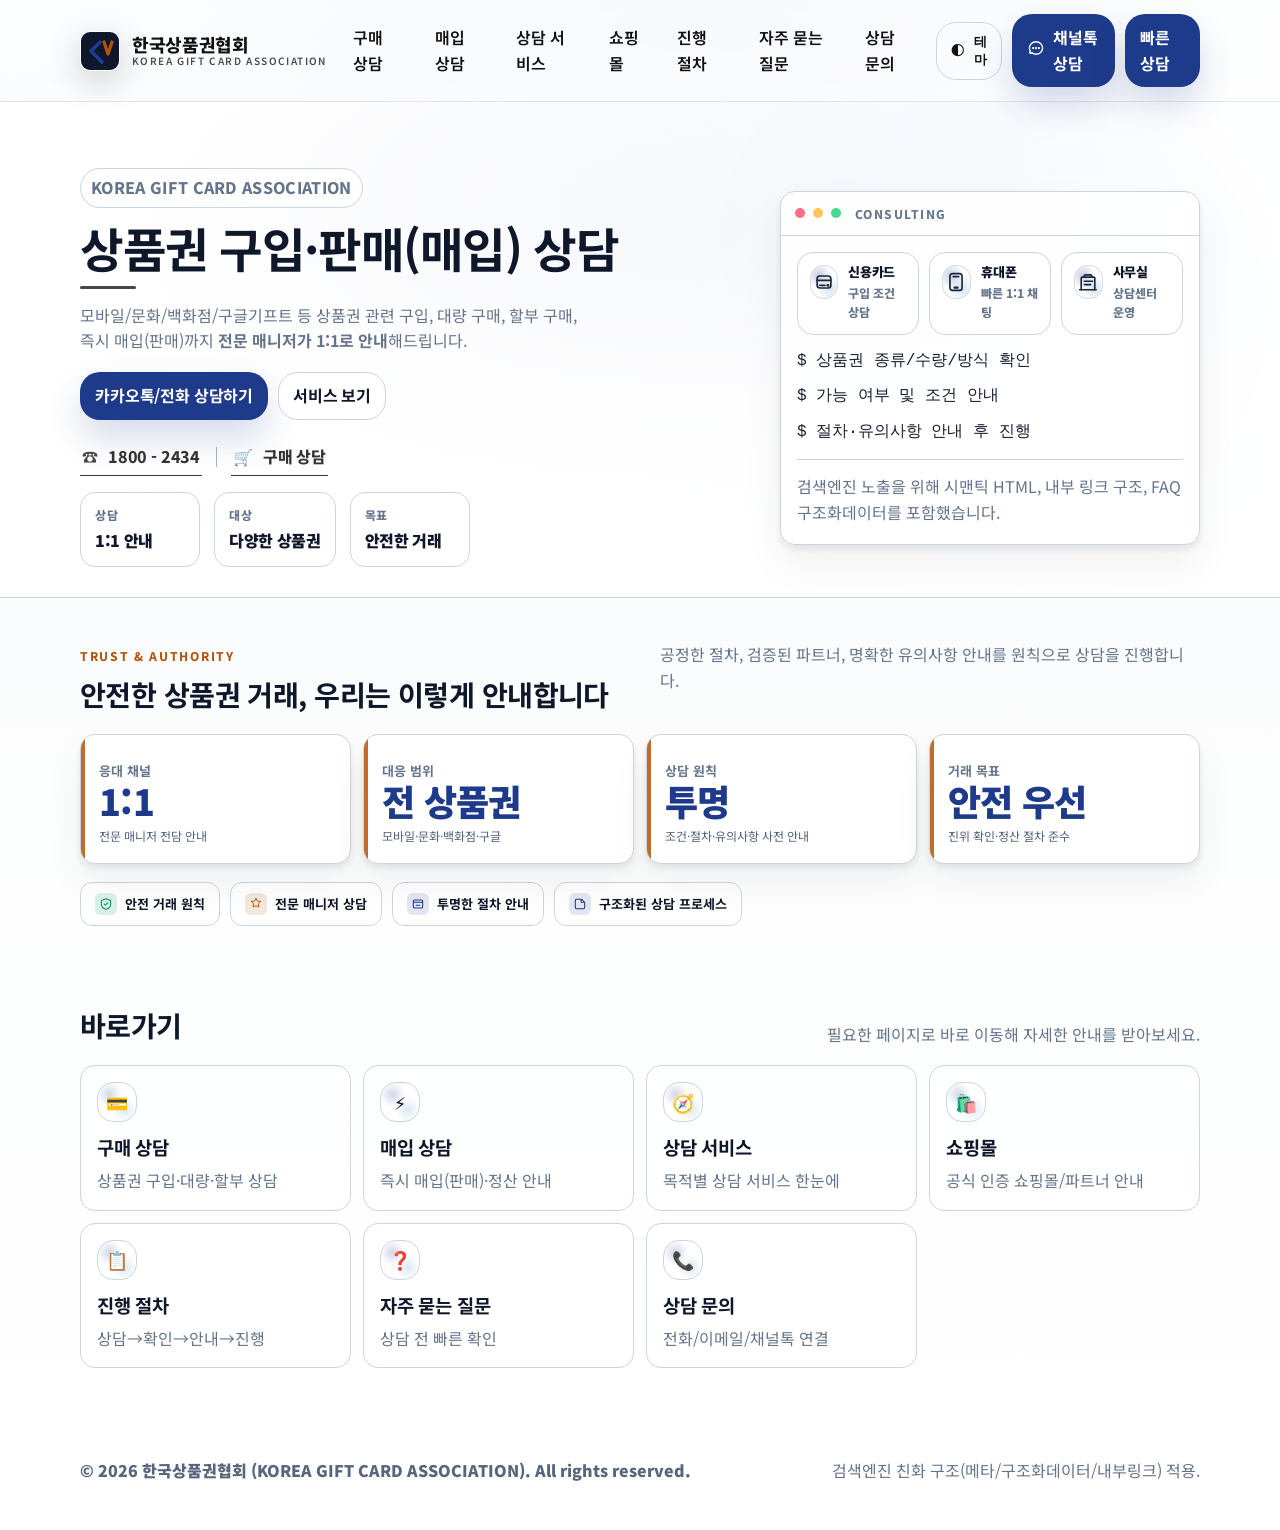
<file: index.html>
<!doctype html>
<html lang="ko">
  <head>
    <meta charset="UTF-8" />
    <meta name="viewport" content="width=device-width,initial-scale=1" />
    <meta
      name="description"
      content="상품권 구입·판매(매입) 전문 상담. 모바일/문화/백화점/구글기프트 등 상품권 관련 문의를 1:1로 안내해드립니다."
    />
    <meta name="robots" content="index,follow,max-image-preview:large,max-snippet:-1,max-video-preview:-1" />
    <meta name="theme-color" content="#0b1220" />
    <link rel="canonical" href="https://example.com/" />

    <meta property="og:type" content="website" />
    <meta property="og:site_name" content="한국상품권협회" />
    <meta property="og:title" content="상품권 구입·판매(매입) 전문 상담 | 한국상품권협회" />
    <meta
      property="og:description"
      content="상품권 구입, 할부/대량 구매, 즉시 매입(판매) 상담을 안전하게 안내합니다. 카카오톡/전화로 빠른 상담."
    />
    <meta property="og:url" content="https://example.com/" />
    <meta property="og:image" content="https://example.com/og-image.svg" />

    <meta name="twitter:card" content="summary_large_image" />
    <meta name="twitter:title" content="상품권 구입·판매(매입) 전문 상담 | 한국상품권협회" />
    <meta
      name="twitter:description"
      content="상품권 구입, 할부/대량 구매, 즉시 매입(판매) 상담을 안전하게 안내합니다."
    />
    <meta name="twitter:image" content="https://example.com/og-image.svg" />

    <title>상품권 구입·판매(매입) 전문 상담 | 한국상품권협회</title>
    <link rel="icon" href="./favicon.svg" type="image/svg+xml" />
    <link rel="stylesheet" href="./styles.css" />
    <script type="application/ld+json" id="schemaOrg">
      {
        "@context": "https://schema.org",
        "@graph": [
          {
            "@type": "WebSite",
            "@id": "https://example.com/#website",
            "url": "https://example.com/",
            "name": "한국상품권협회",
            "inLanguage": "ko-KR"
          },
          {
            "@type": "Organization",
            "@id": "https://example.com/#org",
            "name": "한국상품권협회",
            "alternateName": "KOREA GIFT CARD ASSOCIATION",
            "url": "https://example.com/",
            "logo": "https://example.com/favicon.svg",
            "sameAs": [],
            "contactPoint": [
              {
                "@type": "ContactPoint",
                "contactType": "customer support",
                "availableLanguage": ["Korean"],
                "telephone": "+82-10-0000-0000"
              }
            ]
          }
        ]
      }
    </script>
  </head>
  <body>
    <a class="skip" href="#main">본문 바로가기</a>

    <header class="topbar topbar--over-hero" id="top">
      <div class="container topbar__inner">
        <a class="brand" href="./index.html" aria-label="한국상품권협회 홈으로">
          <img class="brand__logo" src="./assets/logo.svg" alt="" width="40" height="40" />
          <span class="brand__lockup">
            <span class="brand__name">한국상품권협회</span>
            <span class="brand__sub">KOREA GIFT CARD ASSOCIATION</span>
          </span>
        </a>

        <nav class="nav" aria-label="주요 메뉴">
          <a class="nav__link" href="./buy.html">구매 상담</a>
          <a class="nav__link" href="./sell.html">매입 상담</a>
          <a class="nav__link" href="./services.html">상담 서비스</a>
          <a class="nav__link" href="./shopping.html">쇼핑몰</a>
          <a class="nav__link" href="./process.html">진행 절차</a>
          <a class="nav__link" href="./faq.html">자주 묻는 질문</a>
          <a class="nav__link" href="./contact.html">상담 문의</a>
        </nav>

        <div class="topbar__actions">
          <button class="btn btn--ghost" type="button" id="themeToggle" aria-label="테마 전환">
            <span class="btn__icon" aria-hidden="true">◐</span>
            <span class="btn__text">테마</span>
          </button>
          <a class="btn btn--primary btn--chat" href="https://koreagiftcard.channel.io/home" target="_blank" rel="noopener noreferrer">
            <span class="btn__icon" aria-hidden="true">
              <svg viewBox="0 0 24 24" width="18" height="18" fill="none" xmlns="http://www.w3.org/2000/svg">
                <path
                  d="M7 18.2 4.8 19a.9.9 0 0 1-1.2-1.1l.7-2.3A8.4 8.4 0 0 1 3.2 12c0-4.6 4-8.3 8.8-8.3S20.8 7.4 20.8 12s-4 8.3-8.8 8.3c-1.8 0-3.5-.5-5-1.4Z"
                  stroke="currentColor"
                  stroke-width="1.8"
                  stroke-linejoin="round"
                />
                <path d="M8.2 12h.1" stroke="currentColor" stroke-width="3" stroke-linecap="round" />
                <path d="M12 12h.1" stroke="currentColor" stroke-width="3" stroke-linecap="round" />
                <path d="M15.8 12h.1" stroke="currentColor" stroke-width="3" stroke-linecap="round" />
              </svg>
            </span>
            <span class="btn__text">채널톡 상담</span>
          </a>
          <a class="btn btn--primary" href="./contact.html">빠른 상담</a>
        </div>
      </div>
    </header>

    <main id="main">
      <section class="hero" id="hero">
        <div class="container hero__inner">
          <div class="hero__copy">
            <p class="badge">KOREA GIFT CARD ASSOCIATION</p>
            <h1 class="hero__title">상품권 구입·판매(매입) 상담</h1>
            <div class="hero__rule" aria-hidden="true"></div>
            <p class="hero__desc">
              모바일/문화/백화점/구글기프트 등 상품권 관련 구입, 대량 구매, 할부 구매, 즉시 매입(판매)까지
              <strong>전문 매니저가 1:1로 안내</strong>해드립니다.
            </p>

            <div class="hero__cta">
              <a class="btn btn--primary" href="./contact.html">카카오톡/전화 상담하기</a>
              <a class="btn btn--secondary" href="./services.html">서비스 보기</a>
            </div>

            <div class="hero__meta" aria-label="연락처">
              <a class="metaLink" href="tel:+8218002434">
                <span class="metaLink__icon" aria-hidden="true">☎</span>
                <span class="metaLink__text">1800 - 2434</span>
              </a>
              <span class="metaSep" aria-hidden="true"></span>
              <a class="metaLink" href="./buy.html">
                <span class="metaLink__icon" aria-hidden="true">🛒</span>
                <span class="metaLink__text">구매 상담</span>
              </a>
            </div>

            <dl class="stats" aria-label="핵심 지표">
              <div class="stats__item">
                <dt class="stats__label">상담</dt>
                <dd class="stats__value">1:1 안내</dd>
              </div>
              <div class="stats__item">
                <dt class="stats__label">대상</dt>
                <dd class="stats__value">다양한 상품권</dd>
              </div>
              <div class="stats__item">
                <dt class="stats__label">목표</dt>
                <dd class="stats__value">안전한 거래</dd>
              </div>
            </dl>
          </div>

          <div class="hero__card" aria-label="상담 안내 카드">
            <div class="card">
              <div class="card__header">
                <div class="card__dot card__dot--red" aria-hidden="true"></div>
                <div class="card__dot card__dot--yellow" aria-hidden="true"></div>
                <div class="card__dot card__dot--green" aria-hidden="true"></div>
                <span class="card__title">consulting</span>
              </div>
              <div class="card__body">
                <div class="iconcards" aria-label="상담 채널 및 환경">
                  <div class="iconcard">
                    <div class="iconcard__icon" aria-hidden="true">
                      <svg viewBox="0 0 24 24" width="22" height="22" fill="none" xmlns="http://www.w3.org/2000/svg">
                        <path
                          d="M4.5 8.5c0-1.66 1.34-3 3-3h9c1.66 0 3 1.34 3 3v7c0 1.66-1.34 3-3 3h-9c-1.66 0-3-1.34-3-3v-7Z"
                          stroke="currentColor"
                          stroke-width="1.8"
                        />
                        <path d="M4.6 10.2h14.8" stroke="currentColor" stroke-width="1.8" stroke-linecap="round" />
                        <path
                          d="M7.2 15.6h5.8"
                          stroke="currentColor"
                          stroke-width="1.8"
                          stroke-linecap="round"
                        />
                        <path d="M16.2 15.6h.1" stroke="currentColor" stroke-width="3" stroke-linecap="round" />
                      </svg>
                    </div>
                    <div class="iconcard__text">
                      <div class="iconcard__title">신용카드</div>
                      <div class="iconcard__desc">구입 조건 상담</div>
                    </div>
                  </div>
                  <div class="iconcard">
                    <div class="iconcard__icon" aria-hidden="true">
                      <svg viewBox="0 0 24 24" width="22" height="22" fill="none" xmlns="http://www.w3.org/2000/svg">
                        <path
                          d="M8 2.9h8A2.6 2.6 0 0 1 18.6 5.5v13A2.6 2.6 0 0 1 16 21.1H8A2.6 2.6 0 0 1 5.4 18.5v-13A2.6 2.6 0 0 1 8 2.9Z"
                          stroke="currentColor"
                          stroke-width="1.8"
                        />
                        <path d="M9 6.2h6" stroke="currentColor" stroke-width="1.8" stroke-linecap="round" />
                        <path d="M10.3 18.2h3.4" stroke="currentColor" stroke-width="2.4" stroke-linecap="round" />
                      </svg>
                    </div>
                    <div class="iconcard__text">
                      <div class="iconcard__title">휴대폰</div>
                      <div class="iconcard__desc">빠른 1:1 채팅</div>
                    </div>
                  </div>
                  <div class="iconcard">
                    <div class="iconcard__icon" aria-hidden="true">
                      <svg viewBox="0 0 24 24" width="22" height="22" fill="none" xmlns="http://www.w3.org/2000/svg">
                        <path
                          d="M4.6 20.4V7.6c0-.6.4-1 1-1h12.8c.6 0 1 .4 1 1v12.8"
                          stroke="currentColor"
                          stroke-width="1.8"
                          stroke-linecap="round"
                        />
                        <path
                          d="M8 6.6V5.2c0-.6.4-1 1-1h6c.6 0 1 .4 1 1v1.4"
                          stroke="currentColor"
                          stroke-width="1.8"
                          stroke-linecap="round"
                        />
                        <path d="M3 20.4h18" stroke="currentColor" stroke-width="1.8" stroke-linecap="round" />
                        <path d="M8 11.2h9" stroke="currentColor" stroke-width="1.8" stroke-linecap="round" />
                        <path d="M8 14.8h7" stroke="currentColor" stroke-width="1.8" stroke-linecap="round" />
                      </svg>
                    </div>
                    <div class="iconcard__text">
                      <div class="iconcard__title">사무실</div>
                      <div class="iconcard__desc">상담센터 운영</div>
                    </div>
                  </div>
                </div>

                <p class="mono">$ 상품권 종류/수량/방식 확인</p>
                <p class="mono">$ 가능 여부 및 조건 안내</p>
                <p class="mono">$ 절차·유의사항 안내 후 진행</p>
                <div class="divider"></div>
                <p class="card__note">
                  검색엔진 노출을 위해 시맨틱 HTML, 내부 링크 구조, FAQ 구조화데이터를 포함했습니다.
                </p>
              </div>
            </div>
          </div>
        </div>

        <div class="hero__glow" aria-hidden="true"></div>
      </section>

      <section class="trust" aria-label="신뢰 지표">
        <div class="container">
          <div class="trust__head">
            <div>
              <p class="trust__eyebrow">Trust &amp; Authority</p>
              <h2 class="trust__title">안전한 상품권 거래, 우리는 이렇게 안내합니다</h2>
            </div>
            <p class="trust__desc">
              공정한 절차, 검증된 파트너, 명확한 유의사항 안내를 원칙으로 상담을 진행합니다.
            </p>
          </div>

          <dl class="metrics" aria-label="상담 지표">
            <div class="metric">
              <dt class="metric__label">응대 채널</dt>
              <dd class="metric__value">1:1</dd>
              <p class="metric__caption">전문 매니저 전담 안내</p>
            </div>
            <div class="metric">
              <dt class="metric__label">대응 범위</dt>
              <dd class="metric__value">전 상품권</dd>
              <p class="metric__caption">모바일·문화·백화점·구글</p>
            </div>
            <div class="metric">
              <dt class="metric__label">상담 원칙</dt>
              <dd class="metric__value">투명</dd>
              <p class="metric__caption">조건·절차·유의사항 사전 안내</p>
            </div>
            <div class="metric">
              <dt class="metric__label">거래 목표</dt>
              <dd class="metric__value">안전 우선</dd>
              <p class="metric__caption">진위 확인·정산 절차 준수</p>
            </div>
          </dl>

          <div class="badges" aria-label="신뢰 배지">
            <span class="trustBadge trustBadge--security">
              <span class="trustBadge__icon" aria-hidden="true">
                <svg width="14" height="14" viewBox="0 0 24 24" fill="none" xmlns="http://www.w3.org/2000/svg">
                  <path d="M12 3l8 3v6c0 5-3.5 8-8 9-4.5-1-8-4-8-9V6l8-3z" stroke="currentColor" stroke-width="1.8" stroke-linejoin="round"/>
                  <path d="M9 12l2 2 4-4" stroke="currentColor" stroke-width="1.8" stroke-linecap="round" stroke-linejoin="round"/>
                </svg>
              </span>
              안전 거래 원칙
            </span>
            <span class="trustBadge trustBadge--gold">
              <span class="trustBadge__icon" aria-hidden="true">
                <svg width="14" height="14" viewBox="0 0 24 24" fill="none" xmlns="http://www.w3.org/2000/svg">
                  <path d="M12 2l2.4 5 5.6.8-4 3.9.9 5.5L12 14.8 7.1 17.2 8 11.7 4 7.8l5.6-.8L12 2z" stroke="currentColor" stroke-width="1.6" stroke-linejoin="round"/>
                </svg>
              </span>
              전문 매니저 상담
            </span>
            <span class="trustBadge">
              <span class="trustBadge__icon" aria-hidden="true">
                <svg width="14" height="14" viewBox="0 0 24 24" fill="none" xmlns="http://www.w3.org/2000/svg">
                  <rect x="4" y="5" width="16" height="14" rx="2" stroke="currentColor" stroke-width="1.8"/>
                  <path d="M4 9h16" stroke="currentColor" stroke-width="1.8"/>
                  <path d="M9 14h6" stroke="currentColor" stroke-width="1.8" stroke-linecap="round"/>
                </svg>
              </span>
              투명한 절차 안내
            </span>
            <span class="trustBadge">
              <span class="trustBadge__icon" aria-hidden="true">
                <svg width="14" height="14" viewBox="0 0 24 24" fill="none" xmlns="http://www.w3.org/2000/svg">
                  <path d="M4 6a2 2 0 0 1 2-2h9l5 5v9a2 2 0 0 1-2 2H6a2 2 0 0 1-2-2V6z" stroke="currentColor" stroke-width="1.8" stroke-linejoin="round"/>
                  <path d="M14 4v5h5" stroke="currentColor" stroke-width="1.8" stroke-linejoin="round"/>
                </svg>
              </span>
              구조화된 상담 프로세스
            </span>
          </div>
        </div>
      </section>

      <section class="section">
        <div class="container">
          <div class="section__head">
            <h2 class="section__title">바로가기</h2>
            <p class="section__desc">필요한 페이지로 바로 이동해 자세한 안내를 받아보세요.</p>
          </div>

          <div class="grid">
            <a class="feature" href="./buy.html">
              <div class="feature__icon" aria-hidden="true">💳</div>
              <h3 class="feature__title">구매 상담</h3>
              <p class="feature__desc">상품권 구입·대량·할부 상담</p>
            </a>
            <a class="feature" href="./sell.html">
              <div class="feature__icon" aria-hidden="true">⚡</div>
              <h3 class="feature__title">매입 상담</h3>
              <p class="feature__desc">즉시 매입(판매)·정산 안내</p>
            </a>
            <a class="feature" href="./services.html">
              <div class="feature__icon" aria-hidden="true">🧭</div>
              <h3 class="feature__title">상담 서비스</h3>
              <p class="feature__desc">목적별 상담 서비스 한눈에</p>
            </a>
            <a class="feature" href="./shopping.html">
              <div class="feature__icon" aria-hidden="true">🛍️</div>
              <h3 class="feature__title">쇼핑몰</h3>
              <p class="feature__desc">공식 인증 쇼핑몰/파트너 안내</p>
            </a>
            <a class="feature" href="./process.html">
              <div class="feature__icon" aria-hidden="true">📋</div>
              <h3 class="feature__title">진행 절차</h3>
              <p class="feature__desc">상담→확인→안내→진행</p>
            </a>
            <a class="feature" href="./faq.html">
              <div class="feature__icon" aria-hidden="true">❓</div>
              <h3 class="feature__title">자주 묻는 질문</h3>
              <p class="feature__desc">상담 전 빠른 확인</p>
            </a>
            <a class="feature" href="./contact.html">
              <div class="feature__icon" aria-hidden="true">📞</div>
              <h3 class="feature__title">상담 문의</h3>
              <p class="feature__desc">전화/이메일/채널톡 연결</p>
            </a>
          </div>
        </div>
      </section>
    </main>

    <footer class="footer">
      <div class="container footer__inner">
        <p class="footer__text">© <span id="year"></span> 한국상품권협회 (KOREA GIFT CARD ASSOCIATION). All rights reserved.</p>
        <p class="footer__sub">검색엔진 친화 구조(메타/구조화데이터/내부링크) 적용.</p>
      </div>
    </footer>

    <script src="./script.js"></script>
  </body>
</html>
</file>
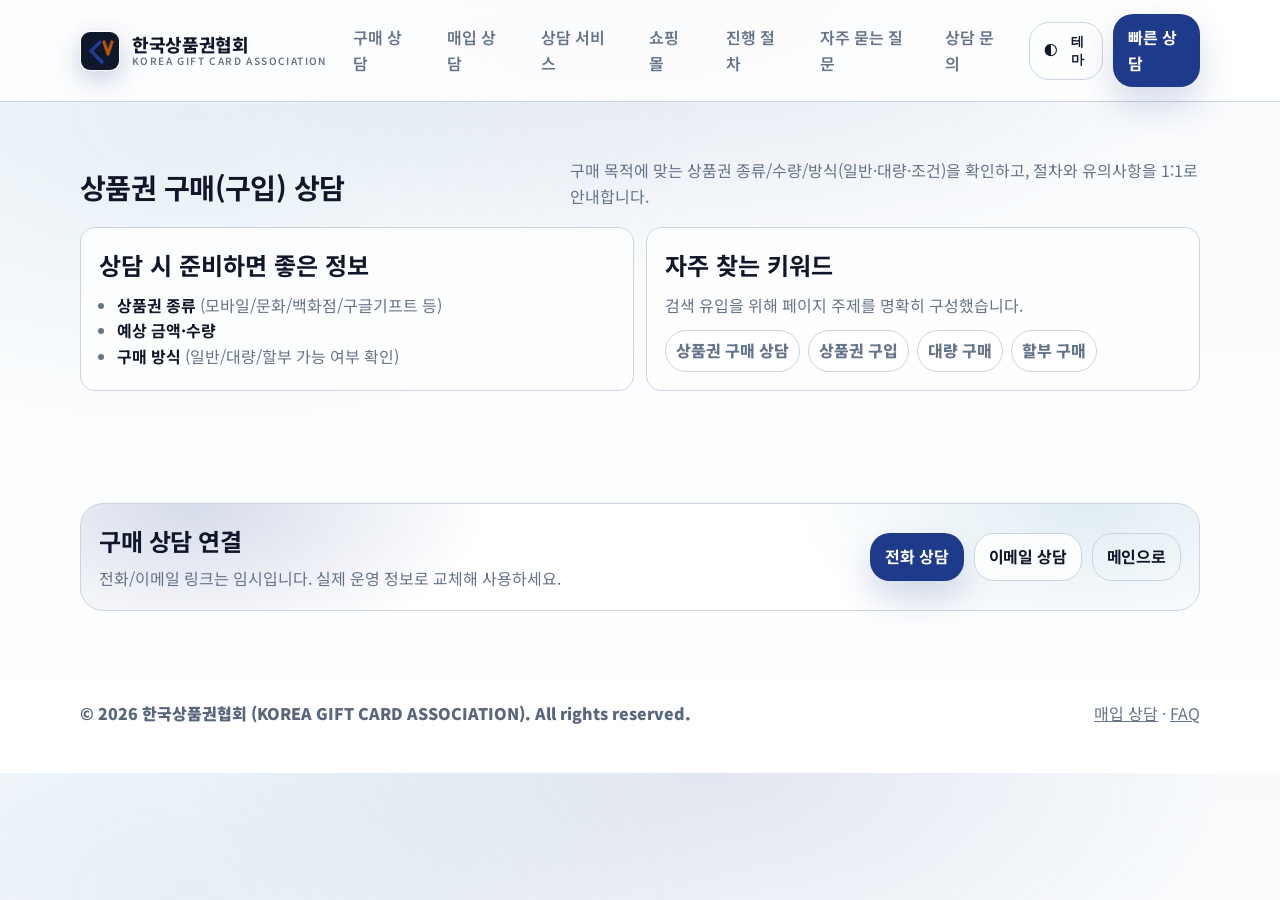
<file: buy.html>
<!doctype html>
<html lang="ko">
  <head>
    <meta charset="UTF-8" />
    <meta name="viewport" content="width=device-width,initial-scale=1" />
    <meta
      name="description"
      content="상품권 구매(구입) 상담. 모바일/문화/백화점/구글기프트 등 상품권 구매 목적과 조건에 맞춰 1:1로 안내해드립니다."
    />
    <meta name="robots" content="index,follow" />
    <meta name="theme-color" content="#0b1220" />
    <link rel="canonical" href="https://example.com/buy.html" />
    <title>상품권 구매(구입) 상담 | 한국상품권협회</title>
    <link rel="icon" href="./favicon.svg" type="image/svg+xml" />
    <link rel="stylesheet" href="./styles.css" />
  </head>
  <body>
    <a class="skip" href="#main">본문 바로가기</a>

    <header class="topbar">
      <div class="container topbar__inner">
        <a class="brand" href="./index.html" aria-label="한국상품권협회 홈으로">
          <img class="brand__logo" src="./assets/logo.svg" alt="" width="40" height="40" />
          <span class="brand__lockup">
            <span class="brand__name">한국상품권협회</span>
            <span class="brand__sub">KOREA GIFT CARD ASSOCIATION</span>
          </span>
        </a>
        <nav class="nav" aria-label="주요 메뉴">
          <a class="nav__link" href="./buy.html" aria-current="page">구매 상담</a>
          <a class="nav__link" href="./sell.html">매입 상담</a>
          <a class="nav__link" href="./services.html">상담 서비스</a>
          <a class="nav__link" href="./shopping.html">쇼핑몰</a>
          <a class="nav__link" href="./process.html">진행 절차</a>
          <a class="nav__link" href="./faq.html">자주 묻는 질문</a>
          <a class="nav__link" href="./contact.html">상담 문의</a>
        </nav>
        <div class="topbar__actions">
          <button class="btn btn--ghost" type="button" id="themeToggle" aria-label="테마 전환">
            <span class="btn__icon" aria-hidden="true">◐</span>
            <span class="btn__text">테마</span>
          </button>
          <a class="btn btn--primary" href="./contact.html">빠른 상담</a>
        </div>
      </div>
    </header>

    <main id="main">
      <section class="section">
        <div class="container">
          <div class="section__head">
            <h1 class="section__title">상품권 구매(구입) 상담</h1>
            <p class="section__desc">
              구매 목적에 맞는 상품권 종류/수량/방식(일반·대량·조건)을 확인하고, 절차와 유의사항을 1:1로 안내합니다.
            </p>
          </div>

          <div class="showcase">
            <div class="showcase__panel">
              <h2 class="showcase__title">상담 시 준비하면 좋은 정보</h2>
              <ul class="list">
                <li><strong>상품권 종류</strong> (모바일/문화/백화점/구글기프트 등)</li>
                <li><strong>예상 금액·수량</strong></li>
                <li><strong>구매 방식</strong> (일반/대량/할부 가능 여부 확인)</li>
              </ul>
            </div>
            <div class="showcase__panel">
              <h2 class="showcase__title">자주 찾는 키워드</h2>
              <p class="showcase__desc">검색 유입을 위해 페이지 주제를 명확히 구성했습니다.</p>
              <div class="pillrow" aria-label="키워드">
                <span class="pill">상품권 구매 상담</span>
                <span class="pill">상품권 구입</span>
                <span class="pill">대량 구매</span>
                <span class="pill">할부 구매</span>
              </div>
            </div>
          </div>
        </div>
      </section>

      <section class="section" id="contact">
        <div class="container">
          <div class="cta">
            <div class="cta__copy">
              <h2 class="cta__title">구매 상담 연결</h2>
              <p class="cta__desc">전화/이메일 링크는 임시입니다. 실제 운영 정보로 교체해 사용하세요.</p>
            </div>
            <div class="cta__actions">
              <a class="btn btn--primary" href="tel:+821000000000">전화 상담</a>
              <a class="btn btn--secondary" href="mailto:hello@example.com?subject=%EC%83%81%ED%92%88%EA%B6%8C%20%EA%B5%AC%EB%A7%A4%20%EC%83%81%EB%8B%B4%20%EB%AC%B8%EC%9D%98">
                이메일 상담
              </a>
              <a class="btn btn--ghost" href="./index.html">메인으로</a>
            </div>
          </div>
        </div>
      </section>
    </main>

    <footer class="footer">
      <div class="container footer__inner">
        <p class="footer__text">© <span id="year"></span> 한국상품권협회 (KOREA GIFT CARD ASSOCIATION). All rights reserved.</p>
        <p class="footer__sub"><a href="./sell.html">매입 상담</a> · <a href="./faq.html">FAQ</a></p>
      </div>
    </footer>

    <script src="./script.js"></script>
  </body>
</html>
</file>
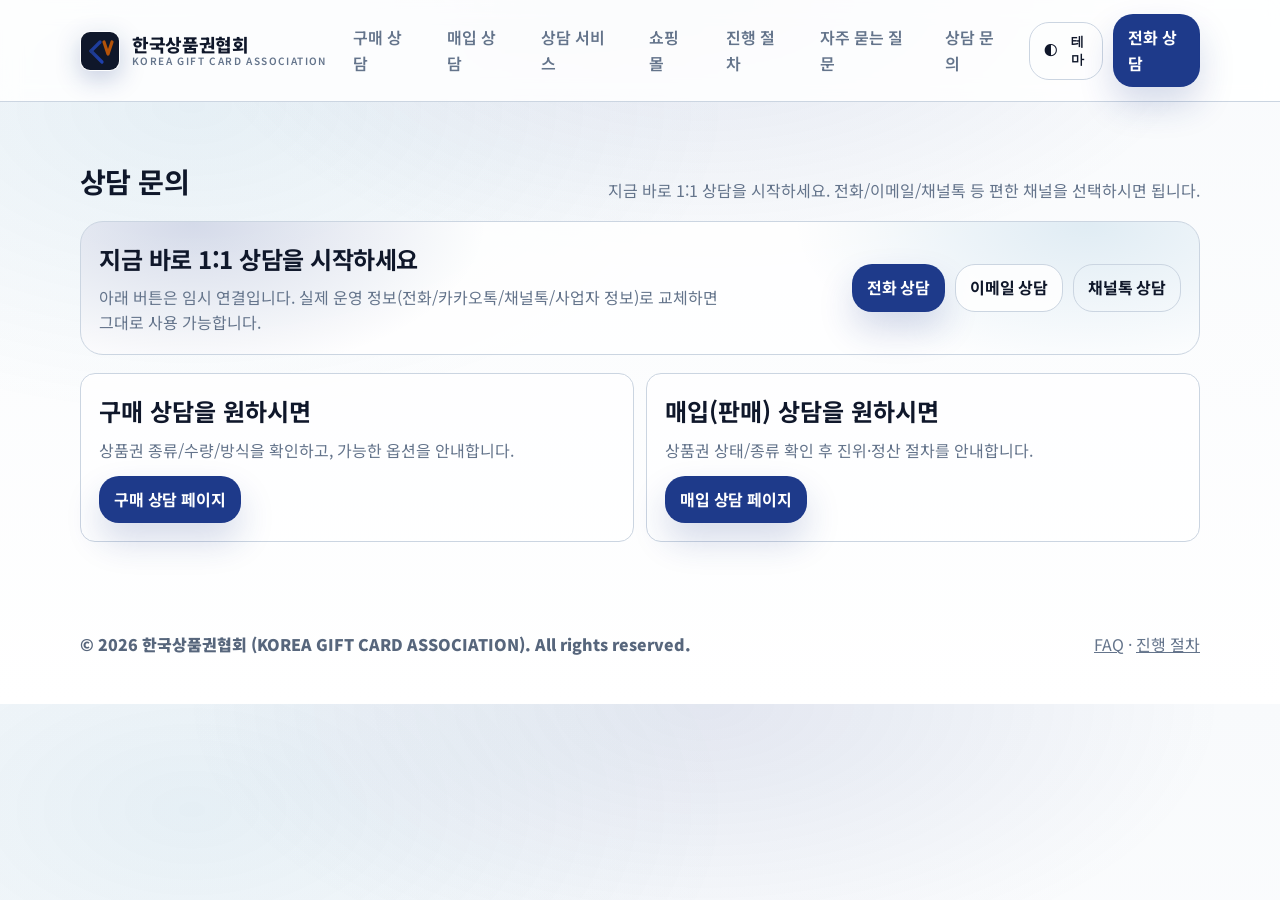
<file: contact.html>
<!doctype html>
<html lang="ko">
  <head>
    <meta charset="UTF-8" />
    <meta name="viewport" content="width=device-width,initial-scale=1" />
    <meta
      name="description"
      content="한국상품권협회 상담 문의 페이지. 전화/이메일/채널톡으로 1:1 상품권 구입·판매(매입) 상담을 시작하세요."
    />
    <meta name="robots" content="index,follow" />
    <meta name="theme-color" content="#0b1220" />
    <link rel="canonical" href="https://example.com/contact.html" />
    <title>상담 문의 | 한국상품권협회</title>
    <link rel="icon" href="./favicon.svg" type="image/svg+xml" />
    <link rel="stylesheet" href="./styles.css" />
  </head>
  <body>
    <a class="skip" href="#main">본문 바로가기</a>

    <header class="topbar">
      <div class="container topbar__inner">
        <a class="brand" href="./index.html" aria-label="한국상품권협회 홈으로">
          <img class="brand__logo" src="./assets/logo.svg" alt="" width="40" height="40" />
          <span class="brand__lockup">
            <span class="brand__name">한국상품권협회</span>
            <span class="brand__sub">KOREA GIFT CARD ASSOCIATION</span>
          </span>
        </a>
        <nav class="nav" aria-label="주요 메뉴">
          <a class="nav__link" href="./buy.html">구매 상담</a>
          <a class="nav__link" href="./sell.html">매입 상담</a>
          <a class="nav__link" href="./services.html">상담 서비스</a>
          <a class="nav__link" href="./shopping.html">쇼핑몰</a>
          <a class="nav__link" href="./process.html">진행 절차</a>
          <a class="nav__link" href="./faq.html">자주 묻는 질문</a>
          <a class="nav__link" href="./contact.html" aria-current="page">상담 문의</a>
        </nav>
        <div class="topbar__actions">
          <button class="btn btn--ghost" type="button" id="themeToggle" aria-label="테마 전환">
            <span class="btn__icon" aria-hidden="true">◐</span>
            <span class="btn__text">테마</span>
          </button>
          <a class="btn btn--primary" href="tel:+8218002434">전화 상담</a>
        </div>
      </div>
    </header>

    <main id="main">
      <section class="section">
        <div class="container">
          <div class="section__head">
            <h1 class="section__title">상담 문의</h1>
            <p class="section__desc">지금 바로 1:1 상담을 시작하세요. 전화/이메일/채널톡 등 편한 채널을 선택하시면 됩니다.</p>
          </div>

          <div class="cta">
            <div class="cta__copy">
              <h2 class="cta__title">지금 바로 1:1 상담을 시작하세요</h2>
              <p class="cta__desc">
                아래 버튼은 임시 연결입니다. 실제 운영 정보(전화/카카오톡/채널톡/사업자 정보)로 교체하면 그대로 사용 가능합니다.
              </p>
            </div>
            <div class="cta__actions">
              <a class="btn btn--primary" href="tel:+821000000000">전화 상담</a>
              <a class="btn btn--secondary" href="mailto:hello@example.com?subject=%EC%83%81%ED%92%88%EA%B6%8C%20%EC%83%81%EB%8B%B4%20%EB%AC%B8%EC%9D%98">
                이메일 상담
              </a>
              <a class="btn btn--ghost btn--chat" href="https://koreagiftcard.channel.io/home" target="_blank" rel="noopener noreferrer">
                채널톡 상담
              </a>
            </div>
          </div>

          <div class="showcase" style="margin-top:18px">
            <div class="showcase__panel">
              <h2 class="showcase__title">구매 상담을 원하시면</h2>
              <p class="showcase__desc">상품권 종류/수량/방식을 확인하고, 가능한 옵션을 안내합니다.</p>
              <a class="btn btn--primary" href="./buy.html">구매 상담 페이지</a>
            </div>
            <div class="showcase__panel">
              <h2 class="showcase__title">매입(판매) 상담을 원하시면</h2>
              <p class="showcase__desc">상품권 상태/종류 확인 후 진위·정산 절차를 안내합니다.</p>
              <a class="btn btn--primary" href="./sell.html">매입 상담 페이지</a>
            </div>
          </div>
        </div>
      </section>
    </main>

    <footer class="footer">
      <div class="container footer__inner">
        <p class="footer__text">© <span id="year"></span> 한국상품권협회 (KOREA GIFT CARD ASSOCIATION). All rights reserved.</p>
        <p class="footer__sub"><a href="./faq.html">FAQ</a> · <a href="./process.html">진행 절차</a></p>
      </div>
    </footer>

    <script src="./script.js"></script>
  </body>
</html>
</file>
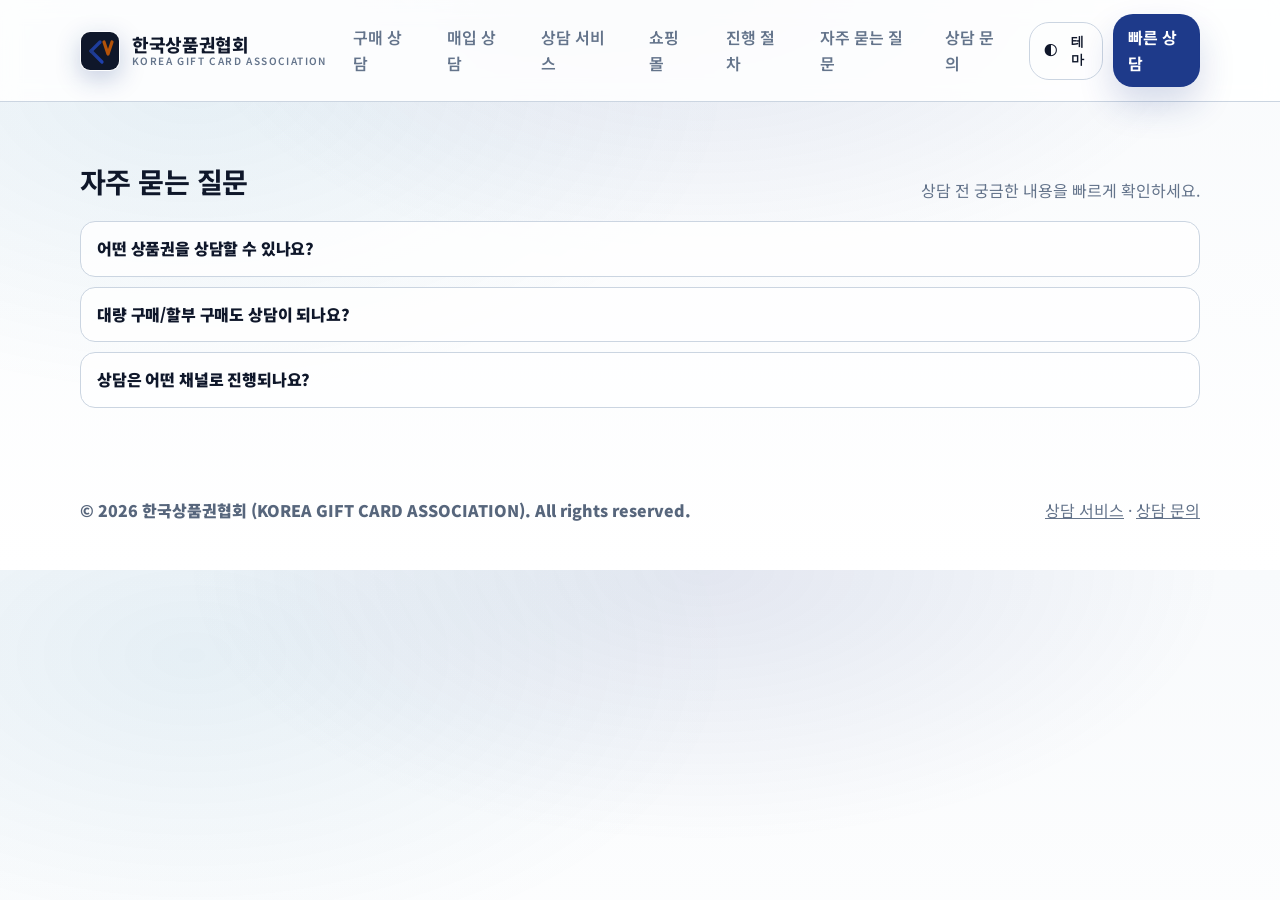
<file: faq.html>
<!doctype html>
<html lang="ko">
  <head>
    <meta charset="UTF-8" />
    <meta name="viewport" content="width=device-width,initial-scale=1" />
    <meta
      name="description"
      content="상품권 구입/판매(매입) 상담 자주 묻는 질문(FAQ). 상담 채널/대상/절차에 대한 빠른 안내."
    />
    <meta name="robots" content="index,follow" />
    <meta name="theme-color" content="#0b1220" />
    <link rel="canonical" href="https://example.com/faq.html" />
    <title>자주 묻는 질문 | 한국상품권협회</title>
    <link rel="icon" href="./favicon.svg" type="image/svg+xml" />
    <link rel="stylesheet" href="./styles.css" />
    <script type="application/ld+json">
      {
        "@context": "https://schema.org",
        "@type": "FAQPage",
        "mainEntity": [
          {
            "@type": "Question",
            "name": "어떤 상품권을 상담할 수 있나요?",
            "acceptedAnswer": {
              "@type": "Answer",
              "text": "모바일 상품권, 문화상품권, 백화점 상품권, 구글 기프트카드 등 상품권 전반에 대한 구입/판매(매입) 상담이 가능합니다."
            }
          },
          {
            "@type": "Question",
            "name": "대량 구매/할부 구매도 상담이 되나요?",
            "acceptedAnswer": {
              "@type": "Answer",
              "text": "네. 상품권 종류와 조건에 따라 가능 여부가 달라질 수 있어 상담으로 확인 후 안내해드립니다."
            }
          },
          {
            "@type": "Question",
            "name": "상담은 어떤 채널로 진행되나요?",
            "acceptedAnswer": {
              "@type": "Answer",
              "text": "카카오톡/전화/이메일 등 편한 채널로 1:1 상담을 진행합니다."
            }
          }
        ]
      }
    </script>
  </head>
  <body>
    <a class="skip" href="#main">본문 바로가기</a>

    <header class="topbar">
      <div class="container topbar__inner">
        <a class="brand" href="./index.html" aria-label="한국상품권협회 홈으로">
          <img class="brand__logo" src="./assets/logo.svg" alt="" width="40" height="40" />
          <span class="brand__lockup">
            <span class="brand__name">한국상품권협회</span>
            <span class="brand__sub">KOREA GIFT CARD ASSOCIATION</span>
          </span>
        </a>
        <nav class="nav" aria-label="주요 메뉴">
          <a class="nav__link" href="./buy.html">구매 상담</a>
          <a class="nav__link" href="./sell.html">매입 상담</a>
          <a class="nav__link" href="./services.html">상담 서비스</a>
          <a class="nav__link" href="./shopping.html">쇼핑몰</a>
          <a class="nav__link" href="./process.html">진행 절차</a>
          <a class="nav__link" href="./faq.html" aria-current="page">자주 묻는 질문</a>
          <a class="nav__link" href="./contact.html">상담 문의</a>
        </nav>
        <div class="topbar__actions">
          <button class="btn btn--ghost" type="button" id="themeToggle" aria-label="테마 전환">
            <span class="btn__icon" aria-hidden="true">◐</span>
            <span class="btn__text">테마</span>
          </button>
          <a class="btn btn--primary" href="./contact.html">빠른 상담</a>
        </div>
      </div>
    </header>

    <main id="main">
      <section class="section">
        <div class="container">
          <div class="section__head">
            <h1 class="section__title">자주 묻는 질문</h1>
            <p class="section__desc">상담 전 궁금한 내용을 빠르게 확인하세요.</p>
          </div>

          <div class="faq" role="list">
            <details class="faq__item" role="listitem">
              <summary class="faq__q">어떤 상품권을 상담할 수 있나요?</summary>
              <div class="faq__a">
                모바일 상품권, 문화상품권, 백화점 상품권, 구글 기프트카드 등 상품권 전반에 대한 구입/판매(매입) 상담이
                가능합니다.
              </div>
            </details>
            <details class="faq__item" role="listitem">
              <summary class="faq__q">대량 구매/할부 구매도 상담이 되나요?</summary>
              <div class="faq__a">
                네. 상품권 종류와 조건에 따라 가능 여부가 달라질 수 있어 상담으로 확인 후 안내해드립니다.
              </div>
            </details>
            <details class="faq__item" role="listitem">
              <summary class="faq__q">상담은 어떤 채널로 진행되나요?</summary>
              <div class="faq__a">카카오톡/전화/이메일 등 편한 채널로 1:1 상담을 진행합니다.</div>
            </details>
          </div>
        </div>
      </section>
    </main>

    <footer class="footer">
      <div class="container footer__inner">
        <p class="footer__text">© <span id="year"></span> 한국상품권협회 (KOREA GIFT CARD ASSOCIATION). All rights reserved.</p>
        <p class="footer__sub"><a href="./services.html">상담 서비스</a> · <a href="./contact.html">상담 문의</a></p>
      </div>
    </footer>

    <script src="./script.js"></script>
  </body>
</html>
</file>
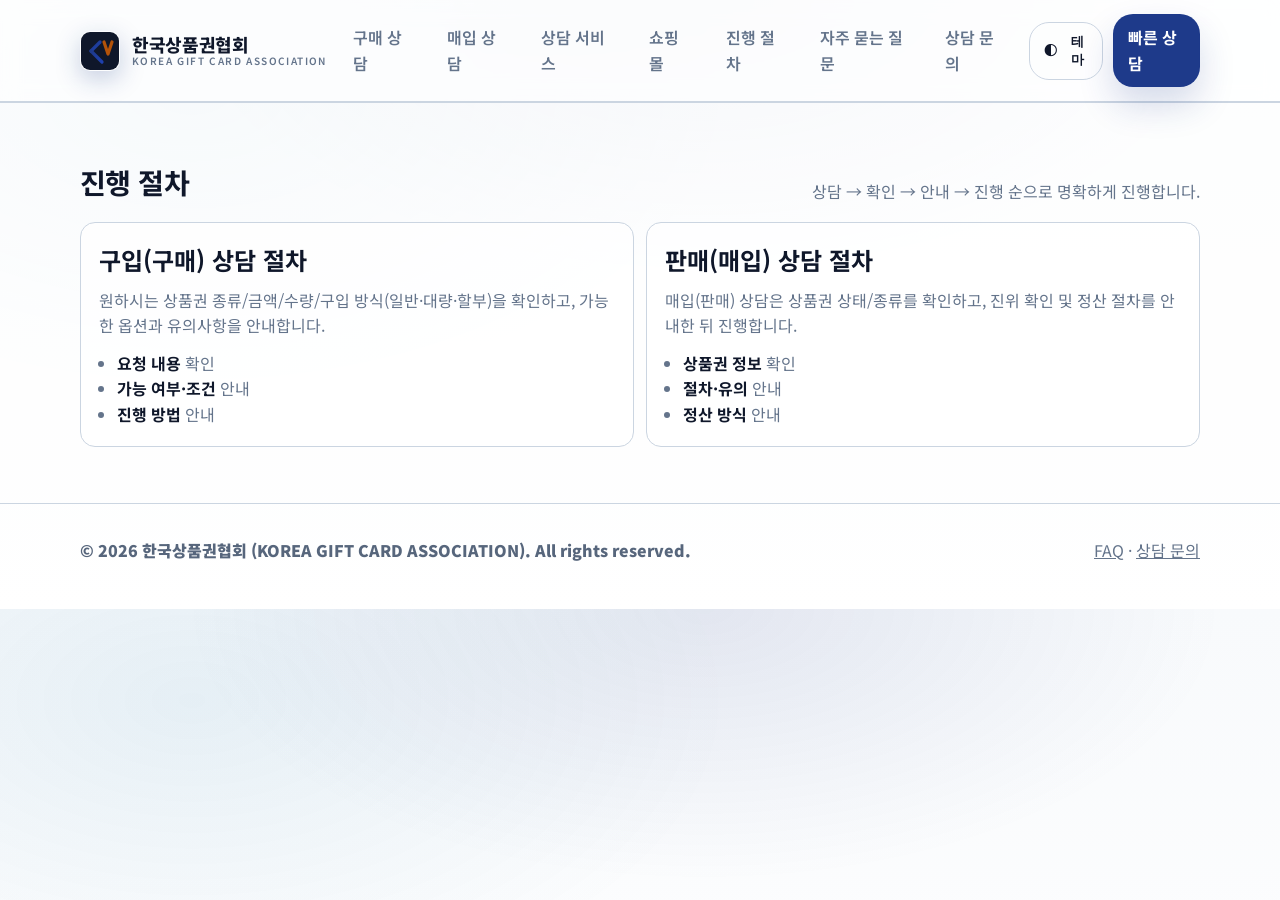
<file: process.html>
<!doctype html>
<html lang="ko">
  <head>
    <meta charset="UTF-8" />
    <meta name="viewport" content="width=device-width,initial-scale=1" />
    <meta
      name="description"
      content="상품권 구입/판매(매입) 진행 절차 안내. 상담 → 확인 → 안내 → 진행 순으로 명확하게 진행합니다."
    />
    <meta name="robots" content="index,follow" />
    <meta name="theme-color" content="#0b1220" />
    <link rel="canonical" href="https://example.com/process.html" />
    <title>진행 절차 | 한국상품권협회</title>
    <link rel="icon" href="./favicon.svg" type="image/svg+xml" />
    <link rel="stylesheet" href="./styles.css" />
  </head>
  <body>
    <a class="skip" href="#main">본문 바로가기</a>

    <header class="topbar">
      <div class="container topbar__inner">
        <a class="brand" href="./index.html" aria-label="한국상품권협회 홈으로">
          <img class="brand__logo" src="./assets/logo.svg" alt="" width="40" height="40" />
          <span class="brand__lockup">
            <span class="brand__name">한국상품권협회</span>
            <span class="brand__sub">KOREA GIFT CARD ASSOCIATION</span>
          </span>
        </a>
        <nav class="nav" aria-label="주요 메뉴">
          <a class="nav__link" href="./buy.html">구매 상담</a>
          <a class="nav__link" href="./sell.html">매입 상담</a>
          <a class="nav__link" href="./services.html">상담 서비스</a>
          <a class="nav__link" href="./shopping.html">쇼핑몰</a>
          <a class="nav__link" href="./process.html" aria-current="page">진행 절차</a>
          <a class="nav__link" href="./faq.html">자주 묻는 질문</a>
          <a class="nav__link" href="./contact.html">상담 문의</a>
        </nav>
        <div class="topbar__actions">
          <button class="btn btn--ghost" type="button" id="themeToggle" aria-label="테마 전환">
            <span class="btn__icon" aria-hidden="true">◐</span>
            <span class="btn__text">테마</span>
          </button>
          <a class="btn btn--primary" href="./contact.html">빠른 상담</a>
        </div>
      </div>
    </header>

    <main id="main">
      <section class="section section--muted">
        <div class="container">
          <div class="section__head">
            <h1 class="section__title">진행 절차</h1>
            <p class="section__desc">상담 → 확인 → 안내 → 진행 순으로 명확하게 진행합니다.</p>
          </div>

          <div class="showcase">
            <div class="showcase__panel">
              <h2 class="showcase__title">구입(구매) 상담 절차</h2>
              <p class="showcase__desc">
                원하시는 상품권 종류/금액/수량/구입 방식(일반·대량·할부)을 확인하고, 가능한 옵션과 유의사항을 안내합니다.
              </p>
              <ul class="list">
                <li><strong>요청 내용</strong> 확인</li>
                <li><strong>가능 여부·조건</strong> 안내</li>
                <li><strong>진행 방법</strong> 안내</li>
              </ul>
            </div>
            <div class="showcase__panel">
              <h2 class="showcase__title">판매(매입) 상담 절차</h2>
              <p class="showcase__desc">
                매입(판매) 상담은 상품권 상태/종류를 확인하고, 진위 확인 및 정산 절차를 안내한 뒤 진행합니다.
              </p>
              <ul class="list">
                <li><strong>상품권 정보</strong> 확인</li>
                <li><strong>절차·유의</strong> 안내</li>
                <li><strong>정산 방식</strong> 안내</li>
              </ul>
            </div>
          </div>
        </div>
      </section>
    </main>

    <footer class="footer">
      <div class="container footer__inner">
        <p class="footer__text">© <span id="year"></span> 한국상품권협회 (KOREA GIFT CARD ASSOCIATION). All rights reserved.</p>
        <p class="footer__sub"><a href="./faq.html">FAQ</a> · <a href="./contact.html">상담 문의</a></p>
      </div>
    </footer>

    <script src="./script.js"></script>
  </body>
</html>
</file>
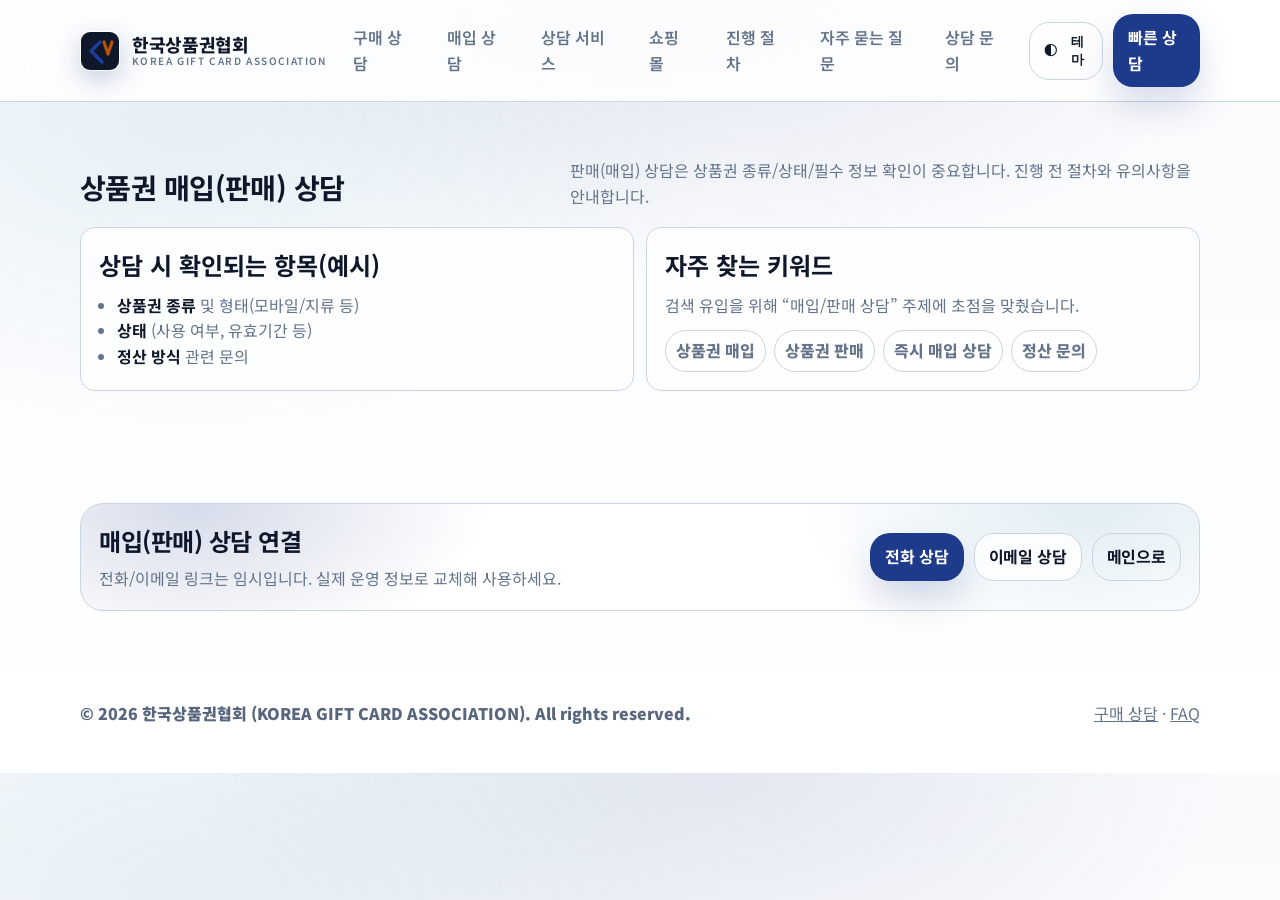
<file: sell.html>
<!doctype html>
<html lang="ko">
  <head>
    <meta charset="UTF-8" />
    <meta name="viewport" content="width=device-width,initial-scale=1" />
    <meta
      name="description"
      content="상품권 매입(판매) 상담. 상품권 종류/상태 확인 후 절차와 유의사항을 안내하고, 정산 방식 관련 문의를 1:1로 도와드립니다."
    />
    <meta name="robots" content="index,follow" />
    <meta name="theme-color" content="#0b1220" />
    <link rel="canonical" href="https://example.com/sell.html" />
    <title>상품권 매입(판매) 상담 | 한국상품권협회</title>
    <link rel="icon" href="./favicon.svg" type="image/svg+xml" />
    <link rel="stylesheet" href="./styles.css" />
  </head>
  <body>
    <a class="skip" href="#main">본문 바로가기</a>

    <header class="topbar">
      <div class="container topbar__inner">
        <a class="brand" href="./index.html" aria-label="한국상품권협회 홈으로">
          <img class="brand__logo" src="./assets/logo.svg" alt="" width="40" height="40" />
          <span class="brand__lockup">
            <span class="brand__name">한국상품권협회</span>
            <span class="brand__sub">KOREA GIFT CARD ASSOCIATION</span>
          </span>
        </a>
        <nav class="nav" aria-label="주요 메뉴">
          <a class="nav__link" href="./buy.html">구매 상담</a>
          <a class="nav__link" href="./sell.html" aria-current="page">매입 상담</a>
          <a class="nav__link" href="./services.html">상담 서비스</a>
          <a class="nav__link" href="./shopping.html">쇼핑몰</a>
          <a class="nav__link" href="./process.html">진행 절차</a>
          <a class="nav__link" href="./faq.html">자주 묻는 질문</a>
          <a class="nav__link" href="./contact.html">상담 문의</a>
        </nav>
        <div class="topbar__actions">
          <button class="btn btn--ghost" type="button" id="themeToggle" aria-label="테마 전환">
            <span class="btn__icon" aria-hidden="true">◐</span>
            <span class="btn__text">테마</span>
          </button>
          <a class="btn btn--primary" href="./contact.html">빠른 상담</a>
        </div>
      </div>
    </header>

    <main id="main">
      <section class="section">
        <div class="container">
          <div class="section__head">
            <h1 class="section__title">상품권 매입(판매) 상담</h1>
            <p class="section__desc">
              판매(매입) 상담은 상품권 종류/상태/필수 정보 확인이 중요합니다. 진행 전 절차와 유의사항을 안내합니다.
            </p>
          </div>

          <div class="showcase">
            <div class="showcase__panel">
              <h2 class="showcase__title">상담 시 확인되는 항목(예시)</h2>
              <ul class="list">
                <li><strong>상품권 종류</strong> 및 형태(모바일/지류 등)</li>
                <li><strong>상태</strong> (사용 여부, 유효기간 등)</li>
                <li><strong>정산 방식</strong> 관련 문의</li>
              </ul>
            </div>
            <div class="showcase__panel">
              <h2 class="showcase__title">자주 찾는 키워드</h2>
              <p class="showcase__desc">검색 유입을 위해 “매입/판매 상담” 주제에 초점을 맞췄습니다.</p>
              <div class="pillrow" aria-label="키워드">
                <span class="pill">상품권 매입</span>
                <span class="pill">상품권 판매</span>
                <span class="pill">즉시 매입 상담</span>
                <span class="pill">정산 문의</span>
              </div>
            </div>
          </div>
        </div>
      </section>

      <section class="section" id="contact">
        <div class="container">
          <div class="cta">
            <div class="cta__copy">
              <h2 class="cta__title">매입(판매) 상담 연결</h2>
              <p class="cta__desc">전화/이메일 링크는 임시입니다. 실제 운영 정보로 교체해 사용하세요.</p>
            </div>
            <div class="cta__actions">
              <a class="btn btn--primary" href="tel:+821000000000">전화 상담</a>
              <a class="btn btn--secondary" href="mailto:hello@example.com?subject=%EC%83%81%ED%92%88%EA%B6%8C%20%EB%A7%A4%EC%9E%85(%ED%8C%90%EB%A7%A4)%20%EC%83%81%EB%8B%B4%20%EB%AC%B8%EC%9D%98">
                이메일 상담
              </a>
              <a class="btn btn--ghost" href="./index.html">메인으로</a>
            </div>
          </div>
        </div>
      </section>
    </main>

    <footer class="footer">
      <div class="container footer__inner">
        <p class="footer__text">© <span id="year"></span> 한국상품권협회 (KOREA GIFT CARD ASSOCIATION). All rights reserved.</p>
        <p class="footer__sub"><a href="./buy.html">구매 상담</a> · <a href="./faq.html">FAQ</a></p>
      </div>
    </footer>

    <script src="./script.js"></script>
  </body>
</html>
</file>
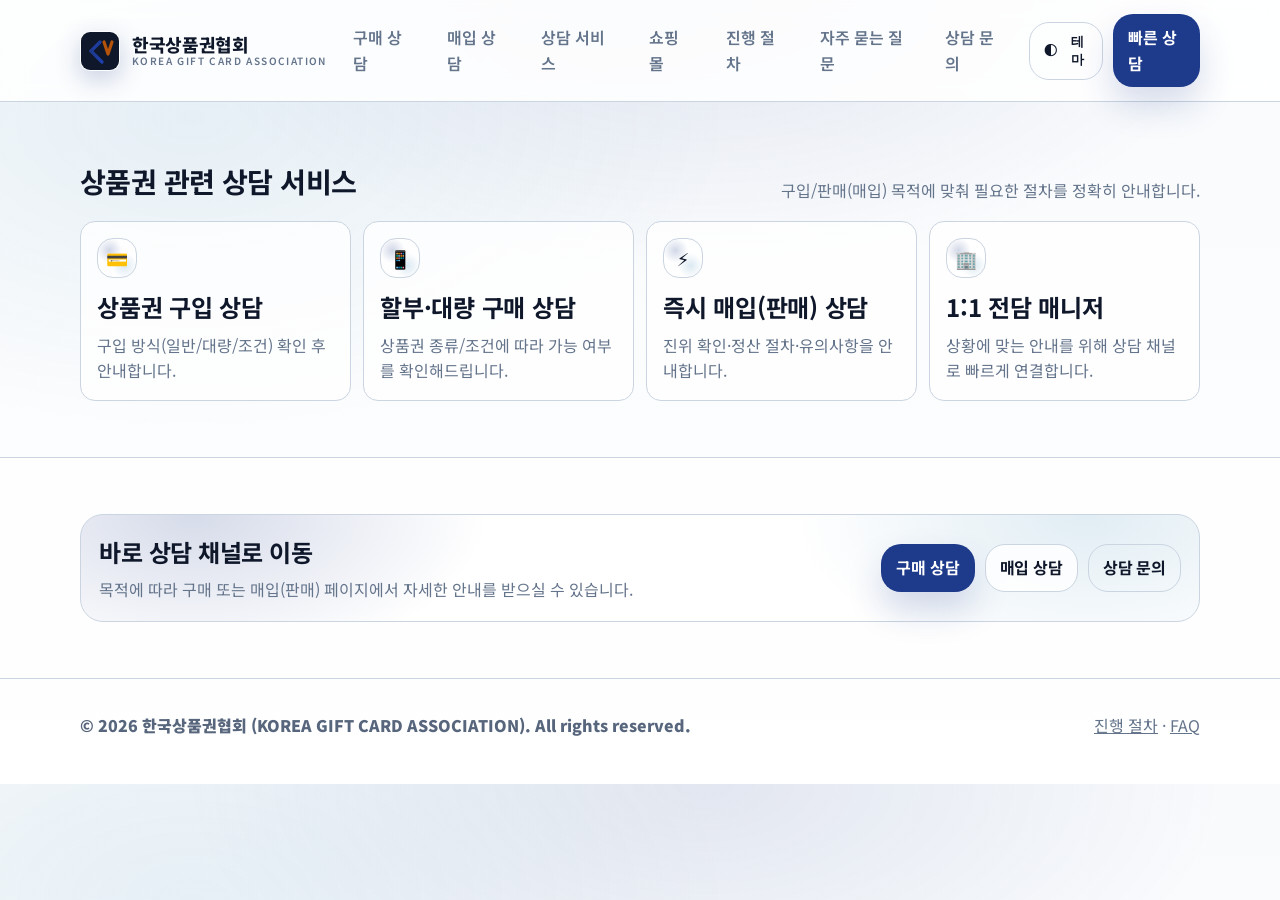
<file: services.html>
<!doctype html>
<html lang="ko">
  <head>
    <meta charset="UTF-8" />
    <meta name="viewport" content="width=device-width,initial-scale=1" />
    <meta
      name="description"
      content="상품권 관련 상담 서비스 안내. 구입/판매(매입) 목적별로 필요한 절차를 한국상품권협회가 1:1로 안내합니다."
    />
    <meta name="robots" content="index,follow" />
    <meta name="theme-color" content="#0b1220" />
    <link rel="canonical" href="https://example.com/services.html" />
    <title>상품권 관련 상담 서비스 | 한국상품권협회</title>
    <link rel="icon" href="./favicon.svg" type="image/svg+xml" />
    <link rel="stylesheet" href="./styles.css" />
  </head>
  <body>
    <a class="skip" href="#main">본문 바로가기</a>

    <header class="topbar">
      <div class="container topbar__inner">
        <a class="brand" href="./index.html" aria-label="한국상품권협회 홈으로">
          <img class="brand__logo" src="./assets/logo.svg" alt="" width="40" height="40" />
          <span class="brand__lockup">
            <span class="brand__name">한국상품권협회</span>
            <span class="brand__sub">KOREA GIFT CARD ASSOCIATION</span>
          </span>
        </a>
        <nav class="nav" aria-label="주요 메뉴">
          <a class="nav__link" href="./buy.html">구매 상담</a>
          <a class="nav__link" href="./sell.html">매입 상담</a>
          <a class="nav__link" href="./services.html" aria-current="page">상담 서비스</a>
          <a class="nav__link" href="./shopping.html">쇼핑몰</a>
          <a class="nav__link" href="./process.html">진행 절차</a>
          <a class="nav__link" href="./faq.html">자주 묻는 질문</a>
          <a class="nav__link" href="./contact.html">상담 문의</a>
        </nav>
        <div class="topbar__actions">
          <button class="btn btn--ghost" type="button" id="themeToggle" aria-label="테마 전환">
            <span class="btn__icon" aria-hidden="true">◐</span>
            <span class="btn__text">테마</span>
          </button>
          <a class="btn btn--primary" href="./contact.html">빠른 상담</a>
        </div>
      </div>
    </header>

    <main id="main">
      <section class="section">
        <div class="container">
          <div class="section__head">
            <h1 class="section__title">상품권 관련 상담 서비스</h1>
            <p class="section__desc">구입/판매(매입) 목적에 맞춰 필요한 절차를 정확히 안내합니다.</p>
          </div>

          <div class="grid">
            <article class="feature">
              <div class="feature__icon" aria-hidden="true">💳</div>
              <h2 class="feature__title">상품권 구입 상담</h2>
              <p class="feature__desc">구입 방식(일반/대량/조건) 확인 후 안내합니다.</p>
            </article>
            <article class="feature">
              <div class="feature__icon" aria-hidden="true">📱</div>
              <h2 class="feature__title">할부·대량 구매 상담</h2>
              <p class="feature__desc">상품권 종류/조건에 따라 가능 여부를 확인해드립니다.</p>
            </article>
            <article class="feature">
              <div class="feature__icon" aria-hidden="true">⚡</div>
              <h2 class="feature__title">즉시 매입(판매) 상담</h2>
              <p class="feature__desc">진위 확인·정산 절차·유의사항을 안내합니다.</p>
            </article>
            <article class="feature">
              <div class="feature__icon" aria-hidden="true">🏢</div>
              <h2 class="feature__title">1:1 전담 매니저</h2>
              <p class="feature__desc">상황에 맞는 안내를 위해 상담 채널로 빠르게 연결합니다.</p>
            </article>
          </div>
        </div>
      </section>

      <section class="section section--muted">
        <div class="container">
          <div class="cta">
            <div class="cta__copy">
              <h2 class="cta__title">바로 상담 채널로 이동</h2>
              <p class="cta__desc">목적에 따라 구매 또는 매입(판매) 페이지에서 자세한 안내를 받으실 수 있습니다.</p>
            </div>
            <div class="cta__actions">
              <a class="btn btn--primary" href="./buy.html">구매 상담</a>
              <a class="btn btn--secondary" href="./sell.html">매입 상담</a>
              <a class="btn btn--ghost" href="./contact.html">상담 문의</a>
            </div>
          </div>
        </div>
      </section>
    </main>

    <footer class="footer">
      <div class="container footer__inner">
        <p class="footer__text">© <span id="year"></span> 한국상품권협회 (KOREA GIFT CARD ASSOCIATION). All rights reserved.</p>
        <p class="footer__sub"><a href="./process.html">진행 절차</a> · <a href="./faq.html">FAQ</a></p>
      </div>
    </footer>

    <script src="./script.js"></script>
  </body>
</html>
</file>
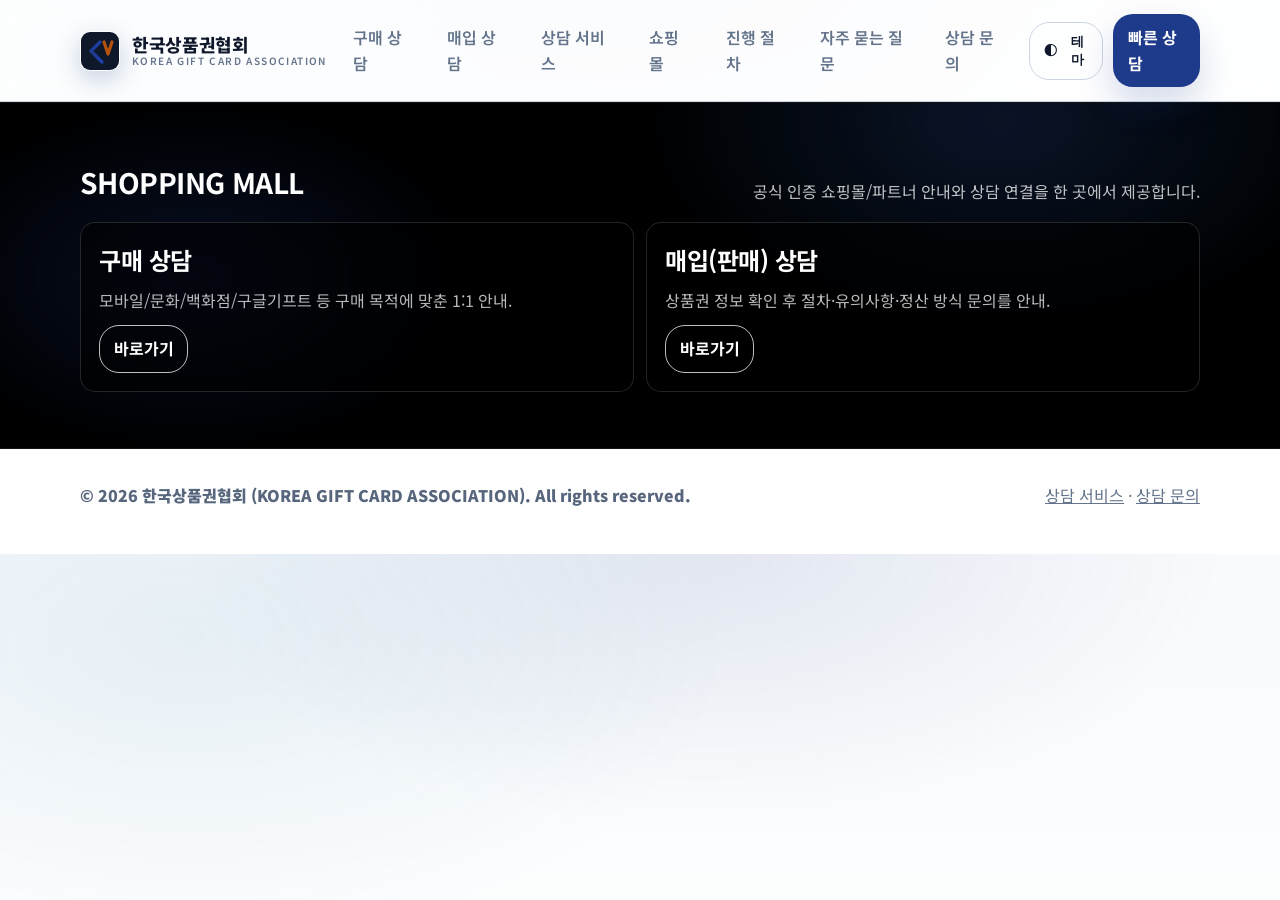
<file: shopping.html>
<!doctype html>
<html lang="ko">
  <head>
    <meta charset="UTF-8" />
    <meta name="viewport" content="width=device-width,initial-scale=1" />
    <meta
      name="description"
      content="공식 인증 쇼핑몰/파트너 안내와 상담 연결을 한 곳에서 제공합니다. 한국상품권협회 쇼핑몰 안내 페이지."
    />
    <meta name="robots" content="index,follow" />
    <meta name="theme-color" content="#0b1220" />
    <link rel="canonical" href="https://example.com/shopping.html" />
    <title>쇼핑몰 안내 | 한국상품권협회</title>
    <link rel="icon" href="./favicon.svg" type="image/svg+xml" />
    <link rel="stylesheet" href="./styles.css" />
  </head>
  <body>
    <a class="skip" href="#main">본문 바로가기</a>

    <header class="topbar">
      <div class="container topbar__inner">
        <a class="brand" href="./index.html" aria-label="한국상품권협회 홈으로">
          <img class="brand__logo" src="./assets/logo.svg" alt="" width="40" height="40" />
          <span class="brand__lockup">
            <span class="brand__name">한국상품권협회</span>
            <span class="brand__sub">KOREA GIFT CARD ASSOCIATION</span>
          </span>
        </a>
        <nav class="nav" aria-label="주요 메뉴">
          <a class="nav__link" href="./buy.html">구매 상담</a>
          <a class="nav__link" href="./sell.html">매입 상담</a>
          <a class="nav__link" href="./services.html">상담 서비스</a>
          <a class="nav__link" href="./shopping.html" aria-current="page">쇼핑몰</a>
          <a class="nav__link" href="./process.html">진행 절차</a>
          <a class="nav__link" href="./faq.html">자주 묻는 질문</a>
          <a class="nav__link" href="./contact.html">상담 문의</a>
        </nav>
        <div class="topbar__actions">
          <button class="btn btn--ghost" type="button" id="themeToggle" aria-label="테마 전환">
            <span class="btn__icon" aria-hidden="true">◐</span>
            <span class="btn__text">테마</span>
          </button>
          <a class="btn btn--primary" href="./contact.html">빠른 상담</a>
        </div>
      </div>
    </header>

    <main id="main">
      <section class="section section--dark" aria-label="쇼핑몰 안내">
        <div class="container">
          <div class="section__head section__head--dark">
            <h1 class="section__title">SHOPPING MALL</h1>
            <p class="section__desc">공식 인증 쇼핑몰/파트너 안내와 상담 연결을 한 곳에서 제공합니다.</p>
          </div>

          <div class="darkCards">
            <article class="darkCard">
              <h2 class="darkCard__title">구매 상담</h2>
              <p class="darkCard__desc">모바일/문화/백화점/구글기프트 등 구매 목적에 맞춘 1:1 안내.</p>
              <a class="btn btn--ghost btn--outlineLight" href="./buy.html">바로가기</a>
            </article>
            <article class="darkCard">
              <h2 class="darkCard__title">매입(판매) 상담</h2>
              <p class="darkCard__desc">상품권 정보 확인 후 절차·유의사항·정산 방식 문의를 안내.</p>
              <a class="btn btn--ghost btn--outlineLight" href="./sell.html">바로가기</a>
            </article>
          </div>
        </div>
      </section>
    </main>

    <footer class="footer">
      <div class="container footer__inner">
        <p class="footer__text">© <span id="year"></span> 한국상품권협회 (KOREA GIFT CARD ASSOCIATION). All rights reserved.</p>
        <p class="footer__sub"><a href="./services.html">상담 서비스</a> · <a href="./contact.html">상담 문의</a></p>
      </div>
    </footer>

    <script src="./script.js"></script>
  </body>
</html>
</file>
<file: styles.css>
@import url('https://fonts.googleapis.com/css2?family=Noto+Sans+KR:wght@300;400;500;700;900&display=swap');

:root{
  --bg: #F8FAFC;
  --bg2: #FFFFFF;
  --card:#FFFFFF;
  --text:#0F172A;
  --muted:#64748B;
  --border: #CBD5E1;
  --primary:#1E3A8A;      /* Authority Navy (UI/UX Pro Max: Legal Services) */
  --primary2:#1E40AF;
  --accent:#B45309;       /* Trust Gold */
  --trust:#1E40AF;
  --security:#059669;
  --metric:#F59E0B;
  --shadow: 0 4px 6px rgba(15,23,42,.08), 0 20px 40px rgba(15,23,42,.06);
  --radius: 15px;
  --container: 1120px;
  --ring: 0 0 0 3px rgba(30,58,138,.28);
  --badge-height: 44px;
}

[data-theme="dark"]{
  --bg: #0B1220;
  --bg2:#0F172A;
  --card:#111C33;
  --text:#E9EEFC;
  --muted:#A9B6DB;
  --border: rgba(255,255,255,.12);
  --primary:#3B82F6;
  --primary2:#1E40AF;
  --accent:#F59E0B;
  --trust:#3B82F6;
  --security:#10B981;
  --metric:#F59E0B;
  --shadow: 0 30px 80px rgba(0,0,0,.35);
  --ring: 0 0 0 3px rgba(59,130,246,.35);
}

*{box-sizing:border-box}
html{scroll-behavior:smooth}
body{
  margin:0;
  font-family: "Noto Sans KR", ui-sans-serif, system-ui, -apple-system, Segoe UI, Roboto, "Apple SD Gothic Neo", Helvetica, Arial, "Segoe UI Emoji";
  background:
    radial-gradient(800px 420px at 55% 0%, rgba(30,58,138,.10), transparent 65%),
    radial-gradient(900px 520px at 15% 15%, rgba(3,105,161,.08), transparent 60%),
    linear-gradient(180deg, var(--bg), var(--bg2));
  color:var(--text);
  line-height:1.6;
  -webkit-font-smoothing: antialiased;
  text-rendering: optimizeLegibility;
}

a{color:inherit}
.container{
  width:min(var(--container), calc(100% - 40px));
  margin-inline:auto;
}

.skip{
  position:absolute;
  left:-9999px;
  top:auto;
  width:1px;
  height:1px;
  overflow:hidden;
}
.skip:focus{
  left:16px;
  top:16px;
  width:auto;
  height:auto;
  padding:10px 12px;
  background:var(--card);
  border:1px solid var(--border);
  border-radius:12px;
  outline:none;
  box-shadow:var(--ring);
  z-index:9999;
}

.topbar{
  position:sticky;
  top:0;
  z-index:50;
  backdrop-filter: blur(10px);
  background: rgba(255,255,255,.86);
  border-bottom:1px solid var(--border);
}
.topbar--over-hero{
  /* Over the hero our background is bright, so keep contrast high. */
  background: rgba(255,255,255,.72);
  border-bottom:1px solid rgba(34,34,34,.10);
}
.topbar__inner{
  display:flex;
  align-items:center;
  justify-content:space-between;
  padding:14px 0;
  gap:16px;
}

.brand{
  display:flex;
  align-items:center;
  gap:12px;
  text-decoration:none;
  font-weight:700;
  letter-spacing:-.02em;
  color:inherit;
}
.brand__logo{
  border-radius:10px;
  box-shadow: 0 8px 24px rgba(30,58,138,.25);
  flex:none;
}
.brand__text{white-space:nowrap}
.brand__lockup{
  display:flex;
  flex-direction:column;
  line-height:1.05;
  white-space:nowrap;
}
.brand__name{
  font-size:18px;
  font-weight:800;
  letter-spacing:-.02em;
}
.brand__sub{
  font-size:10px;
  font-weight:600;
  letter-spacing:.14em;
  color:var(--muted);
  margin-top:2px;
}
html[data-theme="dark"] .topbar--over-hero .brand__sub,
html:not([data-theme="dark"]) .topbar--over-hero .brand__sub{
  color:inherit;
  opacity:.75;
}
@media (max-width: 640px){
  .brand__sub{display:none}
  .brand__name{font-size:16px}
}

/* Light theme: dark text on translucent white */
html:not([data-theme="dark"]) .topbar--over-hero .brand,
html:not([data-theme="dark"]) .topbar--over-hero .nav__link,
html:not([data-theme="dark"]) .topbar--over-hero .btn--ghost{
  color:#111;
}
html:not([data-theme="dark"]) .topbar--over-hero .nav__link:hover{
  color:#111;
  background: rgba(30,58,138,.10);
}

/* Dark theme: keep the original “over image” style */
html[data-theme="dark"] .topbar--over-hero{
  background: rgba(255,255,255,.06);
  border-bottom:1px solid rgba(255,255,255,.10);
}
html[data-theme="dark"] .topbar--over-hero .brand,
html[data-theme="dark"] .topbar--over-hero .nav__link,
html[data-theme="dark"] .topbar--over-hero .btn--ghost{
  color:#fff;
}
html[data-theme="dark"] .topbar--over-hero .nav__link:hover{
  color:#fff;
  background: rgba(255,255,255,.10);
}

.topbar--over-hero .brand__logo{
  box-shadow: 0 10px 34px rgba(0,0,0,.20);
}

.nav{
  display:flex;
  align-items:center;
  gap:16px;
}
.nav__link{
  text-decoration:none;
  color:var(--muted);
  font-weight:600;
  padding:8px 10px;
  border-radius:12px;
}
.nav__link:hover{color:var(--text); background: color-mix(in srgb, var(--card) 70%, transparent)}

.topbar__actions{display:flex; align-items:center; gap:10px}

.btn{
  display:inline-flex;
  align-items:center;
  justify-content:center;
  gap:10px;
  border-radius:20px;
  padding:10px 14px;
  border:1px solid var(--border);
  background: var(--card);
  color:var(--text);
  text-decoration:none;
  font-weight:700;
  letter-spacing:-.01em;
  cursor:pointer;
  user-select:none;
}
.btn:focus{outline:none; box-shadow: var(--ring)}
.btn__icon{font-weight:900}

.btn--primary{
  border-color: rgba(30,58,138,.55);
  background: var(--primary);
  color:#FFFFFF;
  box-shadow: 0 18px 35px rgba(30,58,138,.18);
}
.btn--accent{
  border-color: rgba(180,83,9,.55);
  background: var(--accent);
  color:#FFFFFF;
  box-shadow: 0 18px 35px rgba(180,83,9,.18);
}
.btn--accent:hover{filter:brightness(1.05)}
.btn--chat{
  gap:8px;
}
.btn--primary:hover{filter:brightness(1.03)}
.btn--secondary{
  background: color-mix(in srgb, var(--card) 85%, transparent);
}
.btn--ghost{
  background: transparent;
}

.hero{
  position:relative;
  padding:56px 0 30px;
  overflow:hidden;
}
.hero::before{
  content:"";
  position:absolute;
  inset:0;
  background:
    radial-gradient(900px 420px at 55% 30%, rgba(30,58,138,.28), transparent 65%),
    url("./assets/hero-wave.svg") center top / cover no-repeat;
  pointer-events:none;
}
.hero::after{
  content:"";
  position:absolute;
  inset:0;
  background: linear-gradient(180deg, rgba(255,255,255,.82), rgba(255,255,255,.92) 55%, rgba(255,255,255,1));
  pointer-events:none;
}
.hero__inner{
  display:grid;
  grid-template-columns: 1.1fr .9fr;
  align-items:center;
  gap:28px;
  padding-top:10px;
  position:relative;
  z-index:1;
}
.hero__device{
  position:absolute;
  right: max(-40px, calc(50% - 620px));
  bottom: -40px;
  width: min(520px, 46vw);
  pointer-events:none;
  opacity:.85;
  transform: rotate(-2deg);
}
.device{
  width:100%;
  height:auto;
}
.badge{
  display:inline-flex;
  align-items:center;
  padding:6px 10px;
  border-radius:999px;
  background: color-mix(in srgb, var(--card) 80%, transparent);
  border:1px solid var(--border);
  color:var(--muted);
  font-weight:800;
  letter-spacing:.02em;
  margin:0 0 14px;
}
.hero__rule{
  width: 56px;
  height: 3px;
  background: #333;
  border-radius: 999px;
  margin: 12px 0 14px;
  opacity:.9;
}
.hero__title{
  margin:0 0 10px;
  font-size: clamp(30px, 3.7vw, 48px);
  line-height:1.1;
  letter-spacing:-.03em;
}
.hero__desc{
  margin:0 0 18px;
  color:var(--muted);
  font-size: 16px;
  max-width: 56ch;
}
.hero__cta{display:flex; gap:10px; flex-wrap:wrap; margin-bottom:18px}
.hero__meta{
  display:flex;
  align-items:center;
  gap:14px;
  flex-wrap:wrap;
  margin-bottom: 16px;
}
.metaLink{
  display:inline-flex;
  align-items:center;
  gap:10px;
  text-decoration:none;
  padding: 6px 2px;
  border-bottom: 1px solid rgba(34,34,34,.9);
  color: #333;
  font-weight:800;
  letter-spacing:-.01em;
}
.metaLink:hover{color: var(--primary); border-bottom-color: rgba(30,58,138,.9)}
.metaLink__icon{opacity:.9}
.metaSep{
  width:1px;
  height:20px;
  background: rgba(34,34,34,.35);
}

.stats{
  display:flex;
  gap:14px;
  flex-wrap:wrap;
  margin:0;
  padding:0;
}
.stats__item{
  padding:12px 14px;
  background: color-mix(in srgb, var(--card) 82%, transparent);
  border:1px solid var(--border);
  border-radius: var(--radius);
  min-width: 120px;
}
.stats__label{margin:0; color:var(--muted); font-weight:800; font-size:12px; letter-spacing:.06em}
.stats__value{margin:4px 0 0; font-weight:900; letter-spacing:-.02em}

.hero__card{display:flex; justify-content:flex-end}
.card{
  width:min(420px, 100%);
  border-radius: var(--radius);
  border:1px solid var(--border);
  background: color-mix(in srgb, var(--card) 88%, transparent);
  box-shadow: var(--shadow);
  overflow:hidden;
}
.card__header{
  display:flex;
  align-items:center;
  gap:8px;
  padding:12px 14px;
  border-bottom:1px solid var(--border);
  color:var(--muted);
  font-weight:800;
}
.card__title{margin-left:6px; font-size:12px; letter-spacing:.12em; text-transform:uppercase}
.card__dot{width:10px; height:10px; border-radius:999px; opacity:.9}
.card__dot--red{background:#ff5c7a}
.card__dot--yellow{background:#ffc04a}
.card__dot--green{background:#32d583}
.card__body{padding:16px 16px 18px}
.iconcards{
  display:grid;
  grid-template-columns: repeat(3, 1fr);
  gap:10px;
  margin-bottom:14px;
}
.iconcard{
  border-radius: 16px;
  border:1px solid var(--border);
  background: color-mix(in srgb, var(--card) 82%, transparent);
  padding:12px 12px;
  display:flex;
  gap:10px;
  align-items:flex-start;
}
.iconcard__icon{
  width:34px;
  height:34px;
  border-radius: 14px;
  display:grid;
  place-items:center;
  color: color-mix(in srgb, var(--text) 86%, var(--muted));
  background:
    radial-gradient(18px 18px at 30% 30%, rgba(30,58,138,.25), transparent 70%),
    radial-gradient(18px 18px at 70% 70%, rgba(3,105,161,.18), transparent 70%),
    rgba(255,255,255,.04);
  border:1px solid color-mix(in srgb, var(--border) 80%, transparent);
}
.iconcard__title{font-weight:900; letter-spacing:-.01em; font-size:13px; line-height:1.1}
.iconcard__desc{color:var(--muted); font-weight:800; font-size:12px; margin-top:4px}
.mono{
  font-family: ui-monospace, SFMono-Regular, Menlo, Monaco, Consolas, "Liberation Mono", "Courier New", monospace;
  margin:0 0 10px;
  color: color-mix(in srgb, var(--text) 92%, var(--muted));
}
.divider{height:1px; background:var(--border); margin:14px 0}
.card__note{margin:0; color:var(--muted)}

.hero__glow{
  position:absolute;
  inset:auto -20% -70% -20%;
  height:520px;
  background:
    radial-gradient(400px 260px at 25% 40%, rgba(30,58,138,.22), transparent 70%),
    radial-gradient(520px 340px at 70% 30%, rgba(3,105,161,.14), transparent 70%);
  filter: blur(14px);
  pointer-events:none;
}

.section{padding:56px 0}
.section--muted{
  background: color-mix(in srgb, var(--bg2) 70%, transparent);
  border-top:1px solid var(--border);
  border-bottom:1px solid var(--border);
}

.section--dark{
  background:#000;
  color:#fff;
  border-top:1px solid rgba(255,255,255,.08);
  border-bottom:1px solid rgba(255,255,255,.08);
  position:relative;
  overflow:hidden;
}
.section--dark::before{
  content:"";
  position:absolute;
  inset:-40% -20% auto -20%;
  height:520px;
  background:
    radial-gradient(420px 260px at 25% 60%, rgba(30,58,138,.28), transparent 70%),
    radial-gradient(520px 320px at 70% 30%, rgba(59,130,246,.18), transparent 70%);
  filter: blur(16px);
  opacity:.9;
  pointer-events:none;
}
.section__head--dark{
  position:relative;
  z-index:1;
}
.section__head--dark .section__desc{color: rgba(255,255,255,.75)}
.darkCards{
  display:grid;
  grid-template-columns: 1fr 1fr;
  gap:12px;
  position:relative;
  z-index:1;
}
.darkCard{
  border-radius: var(--radius);
  border:1px solid rgba(255,255,255,.14);
  background: rgba(0,0,0,.55);
  backdrop-filter: blur(10px);
  padding:18px;
}
.darkCard__title{margin:0 0 8px; letter-spacing:-.02em}
.darkCard__desc{margin:0 0 12px; color: rgba(255,255,255,.72)}
.btn--outlineLight{
  border-color: rgba(255,255,255,.75);
  color:#fff;
}
.btn--outlineLight:hover{
  background: rgba(255,255,255,.10);
}
.section__head{
  display:flex;
  align-items:flex-end;
  justify-content:space-between;
  gap:18px;
  margin-bottom:18px;
  flex-wrap:wrap;
}
.section__title{
  margin:0;
  font-size: clamp(22px, 2.2vw, 30px);
  letter-spacing:-.02em;
}
.section__desc{margin:0; color:var(--muted); max-width: 70ch}

.grid{
  display:grid;
  grid-template-columns: repeat(4, 1fr);
  gap:12px;
}
.feature{
  padding:16px;
  border-radius: var(--radius);
  border:1px solid var(--border);
  background: color-mix(in srgb, var(--card) 80%, transparent);
}
a.feature{
  display:block;
  text-decoration:none;
  color:inherit;
  transition: transform .15s ease, border-color .15s ease, box-shadow .15s ease;
}
a.feature:hover{
  border-color: rgba(30,58,138,.45);
  box-shadow: 0 18px 40px rgba(30,58,138,.10);
  transform: translateY(-2px);
}
.feature__icon{
  width:40px;
  height:40px;
  border-radius: 16px;
  display:grid;
  place-items:center;
  margin-bottom:10px;
  border:1px solid var(--border);
  background:
    radial-gradient(18px 18px at 30% 30%, rgba(30,58,138,.20), transparent 70%),
    radial-gradient(18px 18px at 70% 70%, rgba(3,105,161,.14), transparent 70%),
    color-mix(in srgb, var(--card) 78%, transparent);
  font-size:18px;
}
.feature__title{margin:0 0 6px; letter-spacing:-.01em}
.feature__desc{margin:0; color:var(--muted)}

.showcase{
  display:grid;
  grid-template-columns: 1fr 1fr;
  gap:12px;
}
.showcase__panel{
  border-radius: var(--radius);
  border:1px solid var(--border);
  background: color-mix(in srgb, var(--card) 82%, transparent);
  padding:18px;
}
.showcase__title{margin:0 0 8px}
.showcase__desc{margin:0 0 12px; color:var(--muted)}
.list{margin:0; padding-left:18px; color:var(--muted)}
.list strong{color:var(--text)}

.faq{
  display:grid;
  grid-template-columns: 1fr;
  gap:10px;
}
.faq__item{
  border-radius: var(--radius);
  border:1px solid var(--border);
  background: color-mix(in srgb, var(--card) 82%, transparent);
  padding: 0;
  overflow:hidden;
}
.faq__q{
  cursor:pointer;
  list-style:none;
  padding:14px 16px;
  font-weight:900;
  letter-spacing:-.01em;
}
.faq__q::-webkit-details-marker{display:none}
.faq__item[open] .faq__q{border-bottom:1px solid var(--border)}
.faq__a{
  padding:14px 16px;
  color:var(--muted);
}

.pillrow{display:flex; gap:8px; flex-wrap:wrap}
.pill{
  padding:7px 10px;
  border-radius:999px;
  border:1px solid var(--border);
  background: color-mix(in srgb, var(--card) 85%, transparent);
  font-weight:800;
  color:var(--muted);
}

.cta{
  display:flex;
  align-items:center;
  justify-content:space-between;
  gap:18px;
  flex-wrap:wrap;
  padding:18px;
  border-radius: calc(var(--radius) + 8px);
  border:1px solid var(--border);
  background:
    radial-gradient(420px 220px at 10% 0%, rgba(30,58,138,.18), transparent 70%),
    radial-gradient(420px 220px at 90% 0%, rgba(3,105,161,.12), transparent 70%),
    color-mix(in srgb, var(--card) 85%, transparent);
}
.cta__title{margin:0 0 6px; letter-spacing:-.02em}
.cta__desc{margin:0; color:var(--muted); max-width:70ch}
.cta__actions{display:flex; gap:10px; flex-wrap:wrap}

.footer{
  padding:34px 0 46px;
  color:var(--muted);
}
.footer__inner{display:flex; align-items:flex-start; justify-content:space-between; gap:18px; flex-wrap:wrap}
.footer__text{margin:0; font-weight:900; color: color-mix(in srgb, var(--muted) 85%, var(--text))}
.footer__sub{margin:0}

/* --- Trust & Authority section (UI/UX Pro Max: Trust & Authority pattern) --- */
.trust{
  padding:44px 0 20px;
  background:
    linear-gradient(180deg, transparent, color-mix(in srgb, var(--bg2) 60%, transparent));
  border-top:1px solid var(--border);
}
.trust__head{
  display:flex;
  align-items:baseline;
  justify-content:space-between;
  gap:16px;
  flex-wrap:wrap;
  margin-bottom:18px;
}
.trust__eyebrow{
  margin:0;
  color:var(--accent);
  font-weight:800;
  letter-spacing:.14em;
  text-transform:uppercase;
  font-size:12px;
}
.trust__title{
  margin:6px 0 0;
  font-size: clamp(22px, 2.2vw, 30px);
  letter-spacing:-.02em;
}
.trust__desc{
  margin:0;
  color:var(--muted);
  max-width: 60ch;
}
.metrics{
  display:grid;
  grid-template-columns: repeat(4, 1fr);
  gap:12px;
}
.metric{
  padding:18px;
  border-radius: var(--radius);
  border:1px solid var(--border);
  background: var(--card);
  box-shadow: var(--shadow);
  position:relative;
  overflow:hidden;
}
.metric::before{
  content:"";
  position:absolute;
  inset:0 auto 0 0;
  width:4px;
  background: var(--accent);
  opacity:.85;
}
.metric__value{
  margin:0;
  font-size: clamp(24px, 3vw, 36px);
  font-weight:900;
  color: var(--primary);
  letter-spacing:-.02em;
  line-height:1.05;
}
.metric__label{
  margin:8px 0 0;
  color: var(--muted);
  font-weight:700;
  font-size:13px;
}
.metric__caption{
  margin:6px 0 0;
  color: color-mix(in srgb, var(--muted) 80%, var(--text));
  font-size:12px;
}

.badges{
  display:flex;
  gap:10px;
  flex-wrap:wrap;
  margin-top:18px;
}
.trustBadge{
  min-height: var(--badge-height);
  display:inline-flex;
  align-items:center;
  gap:8px;
  padding:0 14px;
  border-radius:12px;
  border:1px solid var(--border);
  background: var(--card);
  color: var(--text);
  font-weight:700;
  font-size:13px;
  transition: transform .15s ease, border-color .15s ease, box-shadow .15s ease;
}
.trustBadge:hover{
  transform: translateY(-1px);
  border-color: rgba(30,58,138,.45);
  box-shadow: 0 10px 24px rgba(30,58,138,.10);
}
.trustBadge__icon{
  width:22px; height:22px;
  display:grid; place-items:center;
  border-radius:6px;
  background: color-mix(in srgb, var(--primary) 12%, transparent);
  color: var(--primary);
}
.trustBadge--gold .trustBadge__icon{
  background: color-mix(in srgb, var(--accent) 14%, transparent);
  color: var(--accent);
}
.trustBadge--security .trustBadge__icon{
  background: color-mix(in srgb, var(--security) 14%, transparent);
  color: var(--security);
}

/* Anchor-friendly text focus (WCAG) */
a:focus-visible, button:focus-visible, summary:focus-visible{
  outline: none;
  box-shadow: var(--ring);
  border-radius: 8px;
}

@media (max-width: 920px){
  .hero__inner{grid-template-columns: 1fr; }
  .hero__card{justify-content:flex-start}
  .hero__device{display:none}
  .grid{grid-template-columns: repeat(2, 1fr)}
  .darkCards{grid-template-columns: 1fr}
  .showcase{grid-template-columns: 1fr}
  .nav{display:none}
}

@media (max-width: 520px){
  .topbar__actions .btn__text{display:none}
  .stats__item{min-width: 110px}
  .iconcards{grid-template-columns: 1fr}
  .grid{grid-template-columns: 1fr}
}
</file>
